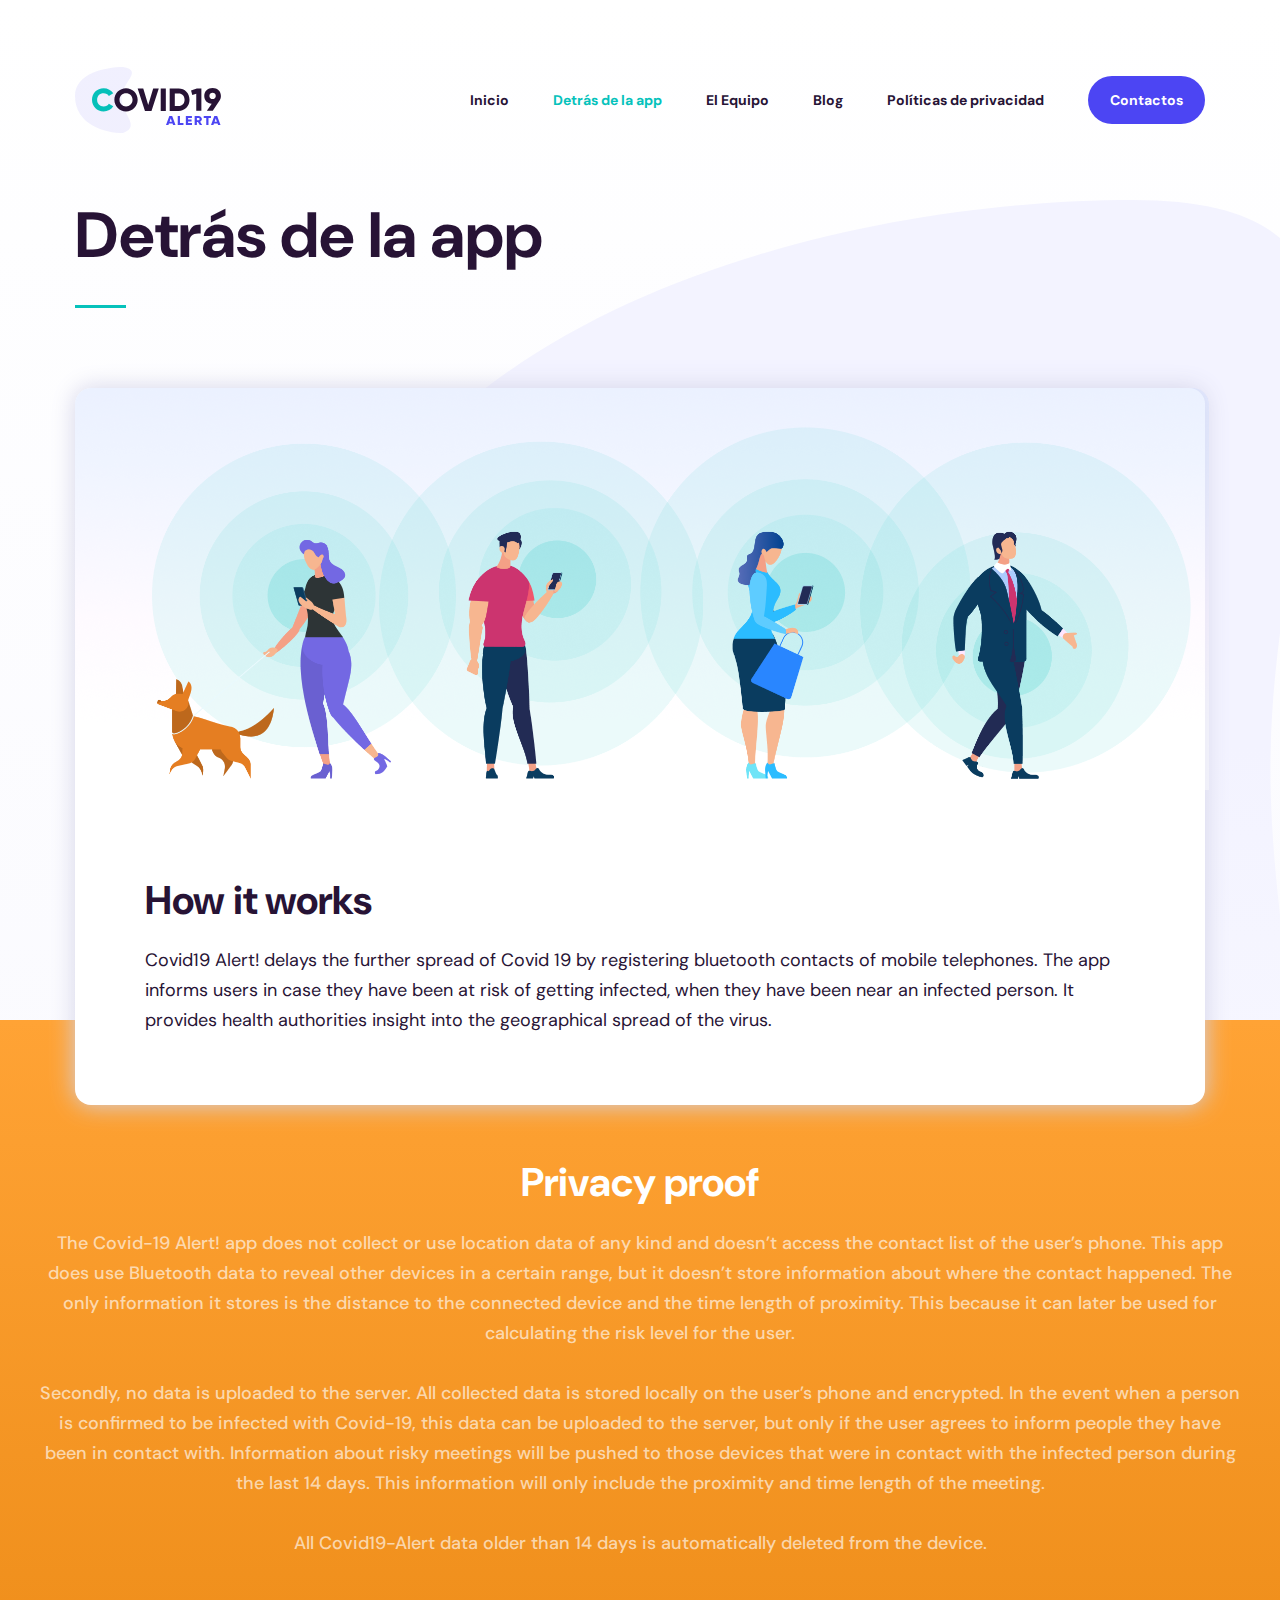
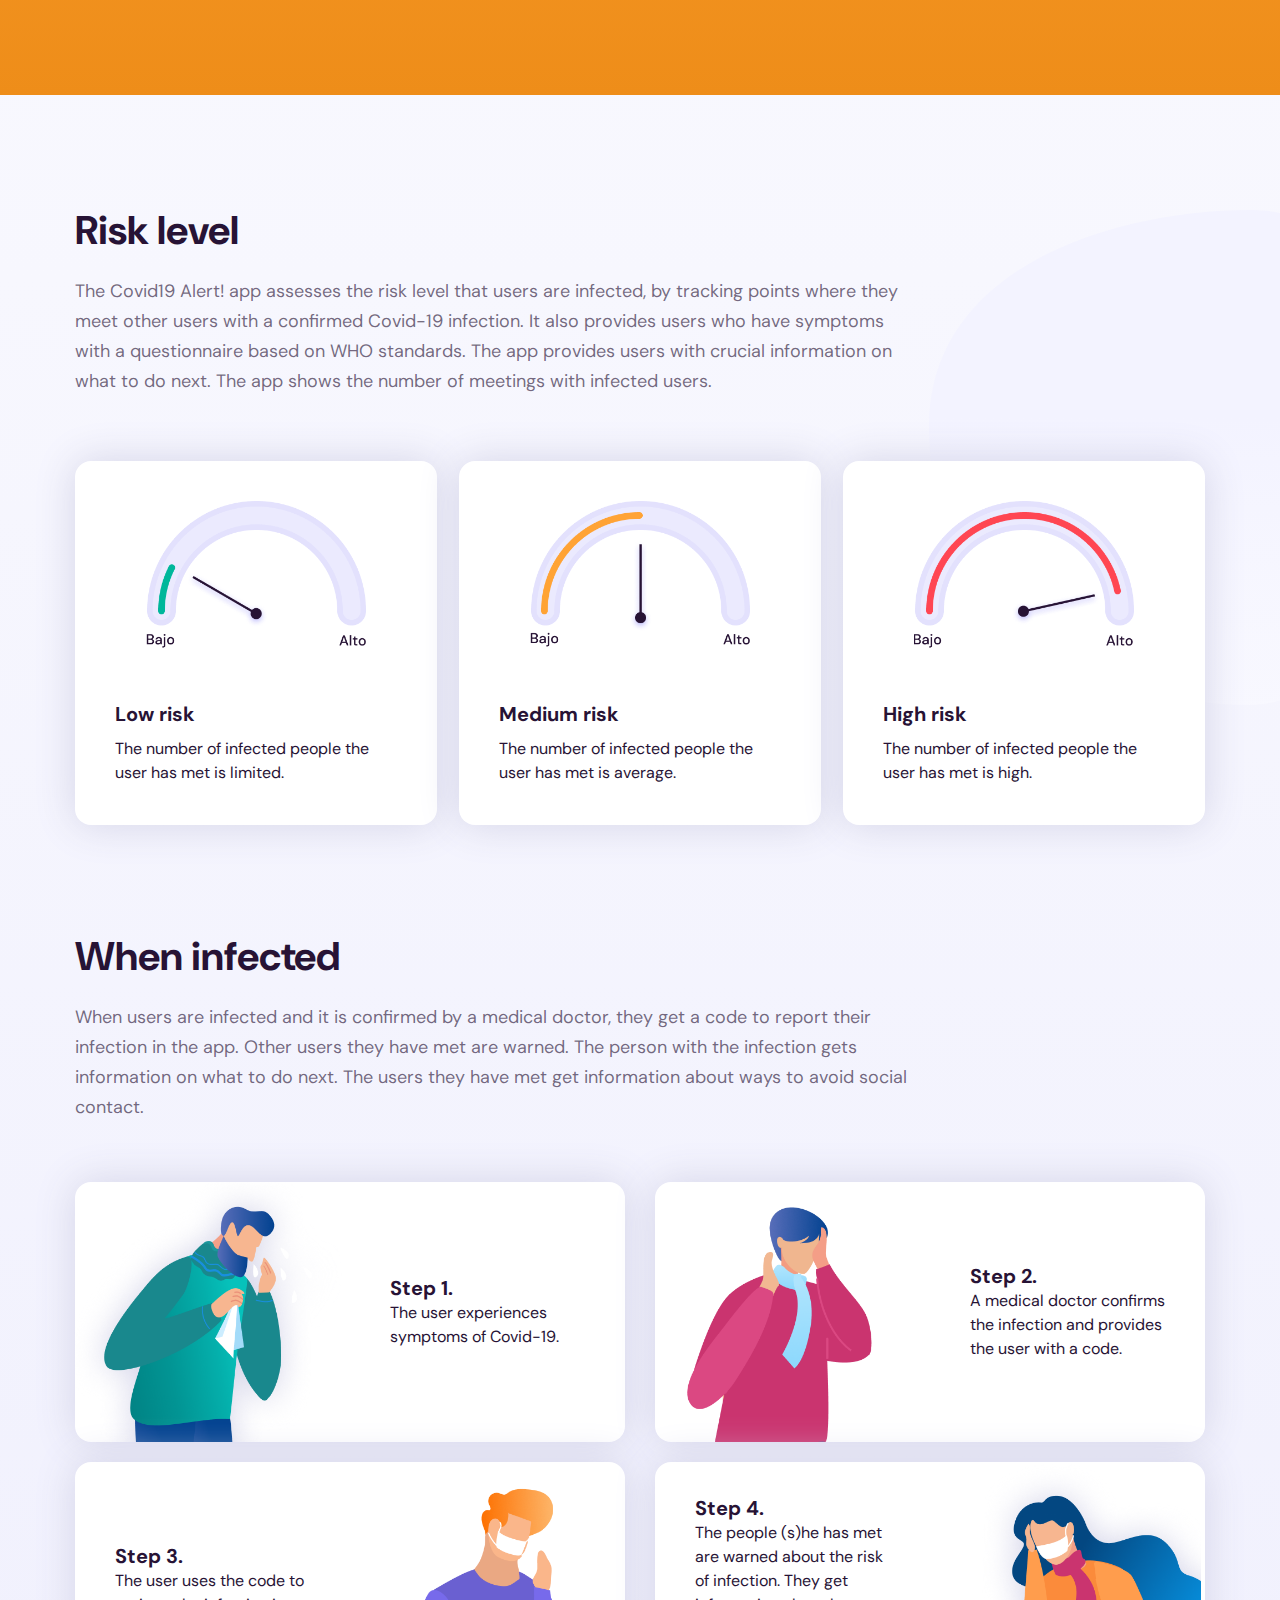
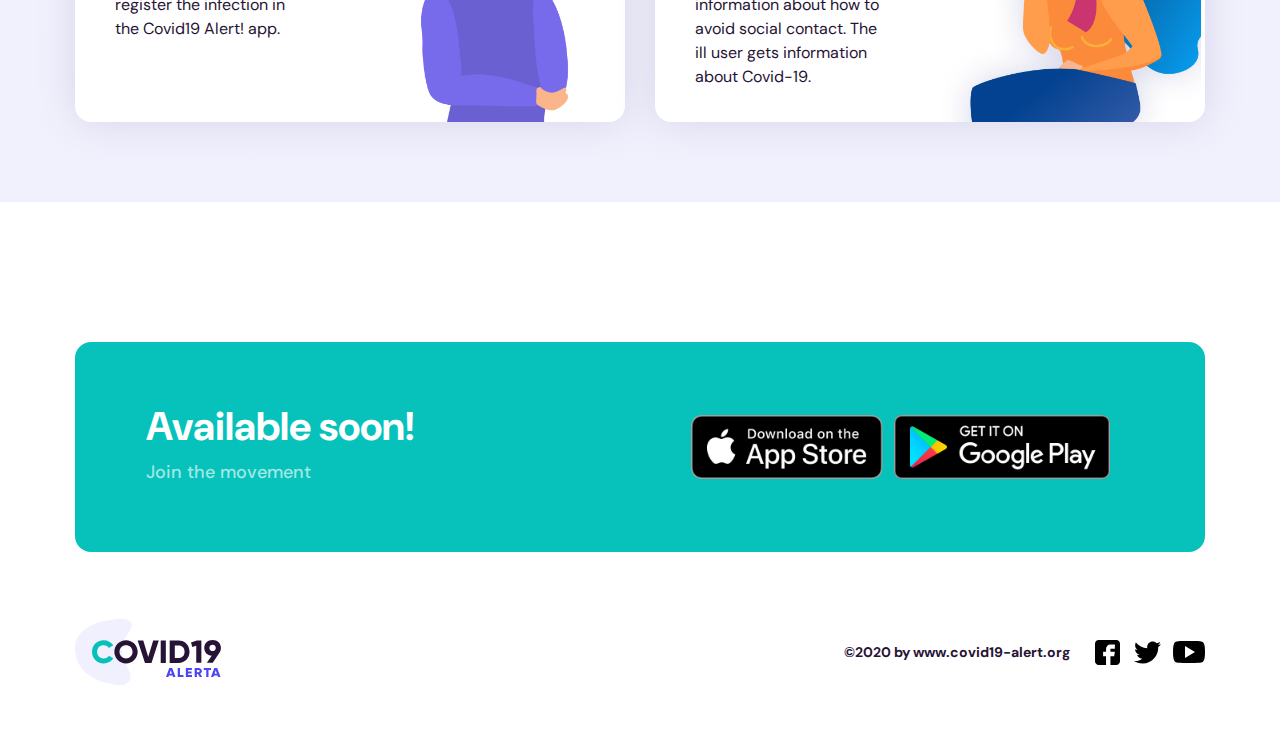
<file: behindTheApp.html>
<html lang="es">

<head>
    <title>COVID-19-ALERT - Detrás de la app</title>
    <meta name="viewport" content="width=device-width, initial-scale=1.0">
    <meta charset="UTF-8">
    <link rel="stylesheet" type="text/css" href="./assets/css/main.css">
    <link href="https://fonts.googleapis.com/css?family=DM+Sans:400,500,700&amp;display=swap&amp;subset=latin-ext"
        rel="stylesheet">
    <link href="https://fonts.googleapis.com/icon?family=Material+Icons" rel="stylesheet">
    <link rel="shortcut icon" type="image/png" href="./favicon.ico">

    <!-- Mail Chimp -->
    <link href="//cdn-images.mailchimp.com/embedcode/classic-10_7.css" rel="stylesheet" type="text/css">
    <style type="text/css">
        #mc_embed_signup {
            background: #fff;
            clear: left;
            font: 14px "DM Sans", sans-serif;
            overflow-y: auto
        }

        /* Add your own Mailchimp form style overrides in your site stylesheet or in this style block.
           We recommend moving this block and the preceding CSS link to the HEAD of your HTML file. */
    </style>
    <style type="text/css">
        #mc-embedded-subscribe-form input[type=checkbox] {
            display: inline;
            width: auto;
        }

        #mergeRow-gdpr {
            margin-top: 20px;
        }

        #mergeRow-gdpr fieldset label {
            font-weight: normal;
        }

        #mc-embedded-subscribe-form .mc_fieldset {
            border: none;
            min-height: 0;
            padding-bottom: 0;
        }

        .av-checkbox {
            margin-right: 5px;
        }
    </style>
    <!-- End Mail Chimp -->

    <!-- Facebook Pixel Code -->
    <script src="https://connect.facebook.net/signals/config/1138758973136110?v=2.9.15&amp;r=stable" async=""></script>
    <script async="" src="https://connect.facebook.net/en_US/fbevents.js"></script>
    <script>
        !function (f, b, e, v, n, t, s) {
            if (f.fbq) return; n = f.fbq = function () {
                n.callMethod ?
                n.callMethod.apply(n, arguments) : n.queue.push(arguments)
            };
            if (!f._fbq) f._fbq = n; n.push = n; n.loaded = !0; n.version = '2.0';
            n.queue = []; t = b.createElement(e); t.async = !0;
            t.src = v; s = b.getElementsByTagName(e)[0];
            s.parentNode.insertBefore(t, s)
        }(window, document, 'script',
            'https://connect.facebook.net/en_US/fbevents.js');
        fbq('init', '1138758973136110');
        fbq('track', 'PageView');
    </script>
    <noscript>
        <img height="1" width="1" src="https://www.facebook.com/tr?id=1138758973136110&ev=PageView
&noscript=1" />
    </noscript>
    <!-- End Facebook Pixel Code -->

    <style type="text/css">
        #mc_embed_signup input.mce_inline_error {
            border-color: #6B0505;
        }

        #mc_embed_signup div.mce_inline_error {
            margin: 0 0 1em 0;
            padding: 5px 10px;
            background-color: #6B0505;
            font-weight: bold;
            z-index: 1;
            color: #fff;
        }
    </style>
</head>

<body style="zoom: 1;">
    <header>
        <div class="mainWidth">
            <nav class="navBar">
                <div class="logo"><a href="./index.html"><img src="./assets/images/logo.svg" alt="Logo"></a></div>
                <div class="hamburger">
                    <div class="hamburgerBar"></div>
                    <div class="hamburgerBar"></div>
                    <div class="hamburgerBar"></div>
                </div>
                <ul class="navList navList--visible">
                    <li class="navItem"><a href="./index.html">Inicio</a></li>
                    <li class="navItem navItem--active"><a href="#">Detrás de la app</a></li>
                    <li class="navItem"><a href="./theTeam.html">El Equipo</a></li>
                    <li class="navItem"><a href="http://www.covid19-alert.eu/blog.html">Blog</a></li>
                    <li class="navItem"><a href="./privacy.html">Pol&iacute;ticas de privacidad</a></li>
                    <li class="navItem"><a class="popup-trigger" data-popup-trigger="two">Contactos</a></li>
                </ul>
            </nav>
        </div>
    </header>
    <section id="subPageHeader" class="subPageHeader-behindTheApp">
        <img class="ellipseBTA" src="./assets/images/Elipse01.svg" alt="background">
        <div class="mainWidth">
            <div class="subPageTitle">
                Detrás de la app
            </div>
            <div class="subPageTitleDecor"></div>
        </div>
    </section>
    <section id="howItWorks">

        <div class="mainWidth">
            <div class="howItWorksContainer">
                <div class="howItWorksImage">
                    <img src="./assets/images/behindTheApp/peopleBehindApp.png">
                </div>
                <div class="howitWorksText">
                    <h2>How it works</h2>
                    <p>Covid19 Alert! delays the further spread of Covid 19 by registering bluetooth contacts of mobile
                        telephones. The app informs users in case they have been at risk of getting infected, when they
                        have been near an infected person. It provides health authorities insight into the geographical
                        spread of the virus. </p>
                </div>
            </div>
        </div>
    </section>
    <section id="gdprProof">
        <div class="gdprBox">
            <div class="gdprMainText">
                Privacy proof
            </div>
            <div class="gdprSubText">
                The Covid-19 Alert! app does not collect or use location data of any kind and doesn’t access the contact
                list of the user’s phone. This app does use Bluetooth data to reveal other devices in a certain range,
                but it doesn’t store information about where the contact happened. The only information it stores is the
                distance to the connected device and the time length of proximity. This because it can later be used for
                calculating the risk level for the user.
                <br><br>
                Secondly, no data is uploaded to the server. All collected data is stored locally on the user’s phone
                and encrypted. In the event when a person is confirmed to be infected with Covid-19, this data can be
                uploaded to the server, but only if the user agrees to inform people they have been in contact with.
                Information about risky meetings will be pushed to those devices that were in contact with the infected
                person during the last 14 days. This information will only include the proximity and time length of the
                meeting.
                <br><br>
                All Covid19-Alert data older than 14 days is automatically deleted from the device.
            </div>
        </div>
    </section>
    <section id="riskLevel">
        <img class="ellipseBTAMedium" src="./assets/images/Elipse01.svg" alt="background">
        <div class="mainWidth">
            <div class="sectionTitle">
                Risk level
            </div>
            <div class="sectionText">
                The Covid19 Alert! app assesses the risk level that users are infected, by tracking points where they
                meet other users with a confirmed Covid-19 infection. It also provides users who have symptoms with a
                questionnaire based on WHO standards. The app provides users with crucial information on what to do
                next. The app shows the number of meetings with infected users.

            </div>
            <div class="sectionContentWrapper">
                <div class="sectionContentItem">
                    <div class="sectionContentItemTop">
                        <img class="leftImage" src="./assets/images/behindTheApp/LowRisk@2x.png" alt="low risk indicator">
                    </div>
                    <div class="sectionContentItemTitle">
                        Low risk
                    </div>
                    <div class="sectionContentItemText">
                        The number of infected people the user has met is limited.
                    </div>
                </div>
                <div class="sectionContentItem">
                    <div class="sectionContentItemTop">
                        <div class="sectionContentItemTop">
                            <img class="centerImage" src="./assets/images/behindTheApp/MediumRisk@2x.png"
                                alt="medium risk indicator">
                        </div>
                    </div>
                    <div class="sectionContentItemTitle">
                        Medium risk
                    </div>
                    <div class="sectionContentItemText">
                        The number of infected people the user has met is average.
                    </div>
                </div>
                <div class="sectionContentItem">
                    <div class="sectionContentItemTop">
                        <div class="sectionContentItemTop">
                            <img class="rightImage" src="./assets/images/behindTheApp/HighRisk@2x.png"
                                alt="high risk indicator">
                        </div>
                    </div>
                    <div class="sectionContentItemTitle">
                        High risk
                    </div>
                    <div class="sectionContentItemText">
                        The number of infected people the user has met is high.
                    </div>
                </div>
            </div>
        </div>
    </section>
    <section id="whenInfected">
        <div class="mainWidth">
            <div class="sectionTitle">
                When infected
            </div>
            <div class="sectionText">
                When users are infected and it is confirmed by a medical doctor, they get a code to report their
                infection in the app. Other users they have met are warned. The person with the infection gets
                information on what to do next. The users they have met get information about ways to avoid social
                contact.
            </div>
            <div class="infSectionWrapper">
                <div class="infSectionItem">
                    <div class="infSectionItemImg"><img src="./assets/images/behindTheApp/coughingMan.png"
                            alt="coughing man"></div>
                    <div class="infSectionItemText">
                        <h3>Step 1.</h3>
                        <p><span>The user experiences symptoms of Covid-19. </span></p>
                    </div>
                </div>
                <div class="infSectionItem">
                    <div class="infSectionItemImg"><img src="./assets/images/behindTheApp/illPerson1.png"
                            alt="sneezing person"></div>
                    <div class="infSectionItemText">
                        <h3>Step 2.</h3>
                        <p><span>A medical doctor confirms the infection and provides the user with a code. </span></p>
                    </div>
                </div>
                <div class="infSectionItem">
                    <div class="infSectionItemText">
                        <h3>Step 3.</h3>
                        <p><span>The user uses the code to register the infection in the Covid19 Alert! app. </span></p>
                    </div>
                    <div class="infSectionItemImg"><img src="./assets/images/behindTheApp/maskedMan.png" alt="masked man">
                    </div>
                </div>
                <div class="infSectionItem">
                    <div class="infSectionItemText">
                        <h3>Step 4.</h3>
                        <p><span>The people (s)he has met are warned about the risk of infection. They get information
                                about how to avoid social contact. The ill user gets information about Covid-19. </span>
                        </p>
                    </div>
                    <div class="infSectionItemImg"><img src="./assets/images/behindTheApp/maskedLady.png"
                            alt="masked Lady"></div>
                </div>
            </div>
        </div>
    </section>
    <section id="installApp">
        <div class="mainWidth">
            <div class="installAppBox">
                <div class="installAppLeft">
                    <div class="installAppInfo">
                        Available soon!
                    </div>
                    <div class="installAppText">
                        Join the movement
                    </div>
                </div>
                <div class="installAppRight">
                    <a class="getAppLink popup-trigger" data-popup-trigger="one">
                        <img class="shopButton" src="./assets/images/appStoreIcon.png" alt="app store">
                    </a>
                    <a class="getAppLink popup-trigger" data-popup-trigger="one">
                        <img class="shopButton" src="./assets/images/googlePlayIcon.png" alt="google play">
                    </a>
                </div>
            </div>
        </div>
    </section>

    <footer id="footer">
        <div class="mainWidth">
            <div class="footerBar">
                <div class="footerBarLeft">
                    <img class="footerLogo" src="./assets/images/logo.svg" alt="logo">
                </div>
                <div class="footerBarRight">
                    <div class="footerBarRightInfo">
                        ©2020 by www.covid19-alert.org
                    </div>
                    <div class="socialMediaWrapper">
                        <a href="https://www.facebook.com/Covid19-alert-app-106430717661818/?modal=admin_todo_tour"
                            target="_blank"><img class="socialMediaIcon" src="./assets/images/facebook.svg"
                                alt="facebook"></a>
                        <a href="https://twitter.com/covid19alert1" target="_blank"><img
                                class="socialMediaIcon socialMediaIcon--twitter" src="./assets/images/twitter.svg"
                                alt="twitter"></a>
                        <a href="https://www.youtube.com/channel/UCuG61xFiN3t9Vm_QEl9Uj6A?view_as=subscriber"
                            target="_blank"><img class="socialMediaIcon socialMediaIcon--youtube"
                                src="./assets/images/youtube.svg" alt="youtube"></a>
                    </div>
                </div>
            </div>
        </div>
    </footer>

    <div class="bottomBackground bottomBackground--behindTheApp">

    </div>

    <!--        Pop-Up modal leave e-mail-->
    <div class="body-blackout"></div>
    <div class="popup-modal" data-popup-modal="one">
        <span class="material-icons popup-modal__close">
            cancel
        </span>
        <!--            <h2 class="modalLabel">-->
        <!--                Leave your e-mail to get informed-->
        <!--            </h2>-->

        <!-- Mailchimp Signup Form -->

        <div id="mc_embed_signup">
            <form
                action="https://covid19-alert.us19.list-manage.com/subscribe/post?u=875ce157c2b9405313e20ad16&amp;id=d8f50cf494"
                method="post" id="mc-embedded-subscribe-form" name="mc-embedded-subscribe-form" class="validate"
                target="_blank" novalidate="novalidate">
                <div id="mc_embed_signup_scroll">
                    <h2>Subscribe</h2>
                    <div class="indicates-required"><span class="asterisk">*</span> required</div>
                    <div class="mc-field-group">
                        <label for="mce-MMERGE1">First name </label>
                        <input type="text" value="" name="MMERGE1" class="" id="mce-MMERGE1">
                    </div>
                    <div class="mc-field-group">
                        <label for="mce-MMERGE2">Last name </label>
                        <input type="text" value="" name="MMERGE2" class="" id="mce-MMERGE2">
                    </div>
                    <div class="mc-field-group">
                        <label for="mce-EMAIL">Email address <span class="asterisk">*</span>
                        </label>
                        <input type="email" value="" name="EMAIL" class="required email" id="mce-EMAIL"
                            aria-required="true">
                    </div>
                    <div id="mergeRow-gdpr" class="mergeRow gdpr-mergeRow content__gdprBlock mc-field-group">
                        <div class="content__gdpr">
                            <label><strong>Marketing Permissions</strong></label>
                            <p>Please select all the ways you would like to hear from Covid-19 Alert!:</p>
                            <fieldset class="mc_fieldset gdprRequired mc-field-group" name="interestgroup_field">
                                <label class="checkbox subfield" for="gdpr_93113"><input type="checkbox" id="gdpr_93113"
                                        name="gdpr[93113]" value="Y" class="av-checkbox "><span>Email</span>
                                </label><label class="checkbox subfield" for="gdpr_93117"><input type="checkbox"
                                        id="gdpr_93117" name="gdpr[93117]" value="Y" class="av-checkbox "><span>Direct
                                        Mail</span> </label><label class="checkbox subfield" for="gdpr_93121"><input
                                        type="checkbox" id="gdpr_93121" name="gdpr[93121]" value="Y"
                                        class="av-checkbox "><span>Customized Online Advertising</span> </label>
                            </fieldset>
                            <br>
                            <p style="font-size: 12px">You can unsubscribe at any time by clicking the link in the
                                footer of our emails. For information about our privacy practices, please check our <a
                                    href="./privacy.html" target="_blank">Pol&iacute;ticas de privacidad</a>.</p>
                        </div>
                        <br>
                        <div class="content__gdprLegal">
                            <p style="font-size: 12px">We use Mailchimp as our marketing platform. By clicking below to
                                subscribe, you acknowledge that your information will be transferred to Mailchimp for
                                processing. </p>
                            <a style="font-size: 12px" href="https://mailchimp.com/legal/" target="_blank">Learn more
                                about Mailchimp's privacy practices here.</a>
                        </div>
                    </div>
                    <div id="mce-responses" class="clear">
                        <div class="response" id="mce-error-response" style="display:none"></div>
                        <div class="response" id="mce-success-response" style="display:none"></div>
                    </div>
                    <!-- real people should not fill this in and expect good things - do not remove this or risk form bot signups-->
                    <div style="position: absolute; left: -5000px;" aria-hidden="true"><input type="text"
                            name="b_875ce157c2b9405313e20ad16_d8f50cf494" tabindex="-1" value=""></div>
                    <div style="text-align: center; margin-top: 15px;" class="clear"><input type="submit"
                            value="Subscribe" name="subscribe" id="mc-embedded-subscribe" class="button"></div>
                </div>
            </form>
        </div>
        <script type="text/javascript" src="//s3.amazonaws.com/downloads.mailchimp.com/js/mc-validate.js"></script>
        <script
            type="text/javascript">(function ($) { window.fnames = new Array(); window.ftypes = new Array(); fnames[1] = 'MMERGE1'; ftypes[1] = 'text'; fnames[2] = 'MMERGE2'; ftypes[2] = 'text'; fnames[0] = 'EMAIL'; ftypes[0] = 'email'; }(jQuery)); var $mcj = jQuery.noConflict(true);</script>

        <!--End mc_embed_signup-->
    </div>

    <!--        Pop-Up modal contact-->
    <div class="body-blackout"></div>
    <div class="popup-modal" data-popup-modal="two">
        <span class="material-icons popup-modal__close">
            cancel
        </span>
        <h2 class="modalLabel">
            Contactos
        </h2>
        <div class="modalContent">
            <div class="modalTile">
                <img class="modalTileImage" src="./assets/images/people/wouter_van_hecke.jpg" alt="team member">
                <div class="modalTileInfo">
                    <div class="modalTileInfoItem--bold">
                        Wouter van Hecke
                    </div>
                    <div class="modalTileInfoItem">
                        <span class="material-icons contactIcon">
                            phone
                        </span>
                        +32 473 863 185
                    </div>
                    <div class="modalTileInfoItem">
                        <span class="material-icons contactIcon">
                            alternate_email
                        </span>
                        <a href="mailto: wouter@covid19-alert.org">wouter@covid19-alert.org</a>
                    </div>
                </div>
            </div>
            <div class="modalTile">
                <img class="modalTileImage" src="./assets/images/people/sander_de_vries.jpg" alt="team member">
                <div class="modalTileInfo">
                    <div class="modalTileInfoItem--bold">
                        Sander de Vries
                    </div>
                    <div class="modalTileInfoItem">
                        <span class="material-icons contactIcon">
                            phone
                        </span>
                        +48 532 840 745
                    </div>
                    <div class="modalTileInfoItem">
                        <span class="material-icons contactIcon">
                            alternate_email
                        </span>
                        <a href="mailto: admin@covid19-alert.org">admin@covid19-alert.org</a>
                    </div>
                </div>
            </div>
        </div>
    </div>
    <!-- Scripts -->
    <!--        <script src="../js/detects.js"></script>-->
    <!--        <script src="../js/another-file.js"></script>-->
    <!--        <script src="../js/_matches.polyfill.js"></script>-->
    <script src="./assets/js/main.js" type="text/javascript"></script>


</body>

</html>
</file>
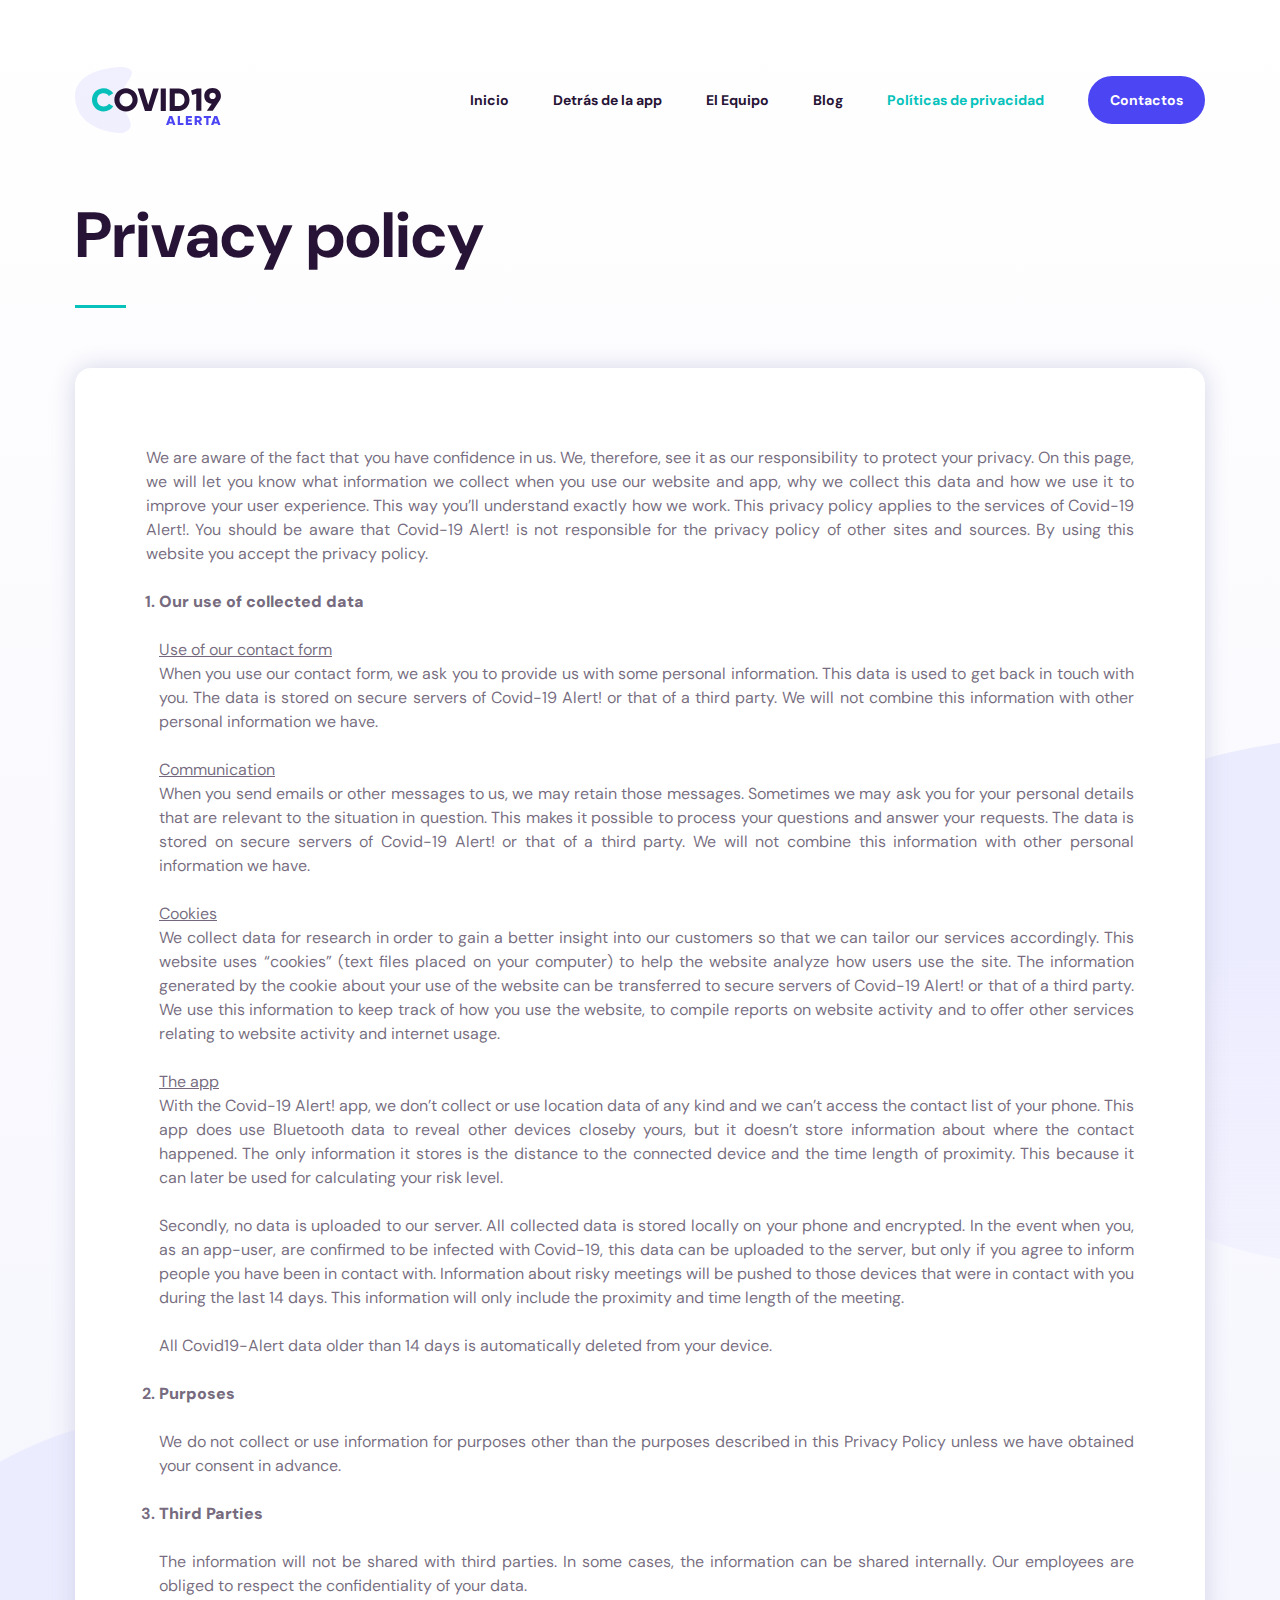
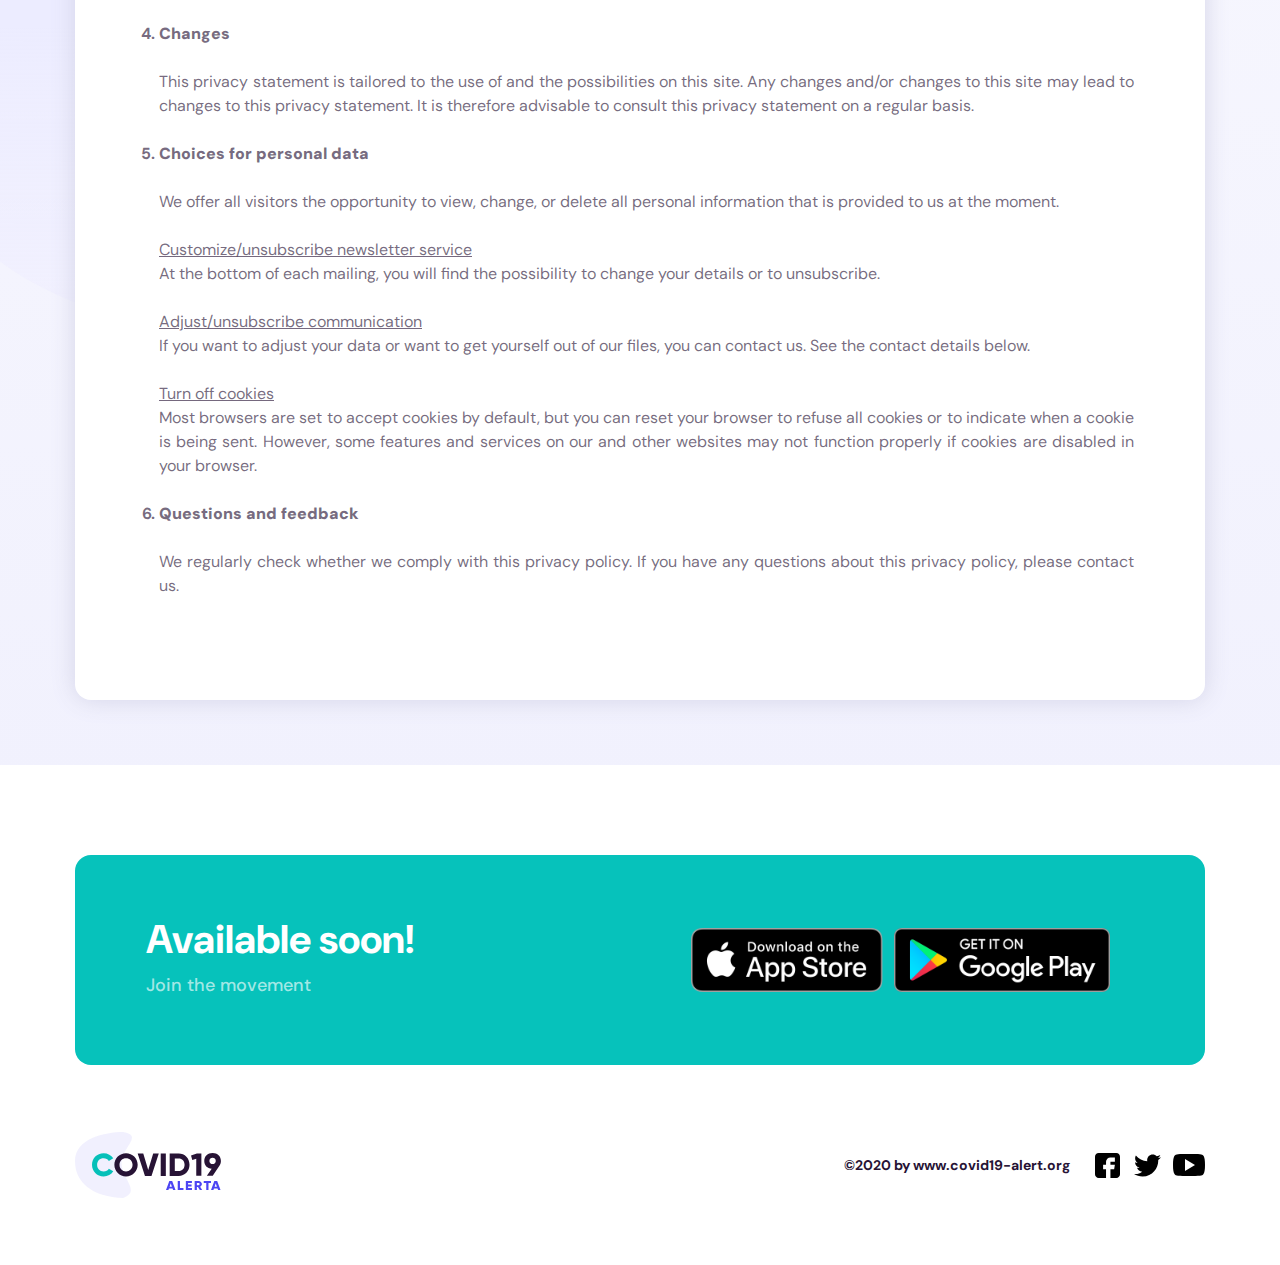
<file: privacy.html>
<html lang="es">

<head>
    <title>COVID-19-ALERT - Blog</title>
    <meta name="viewport" content="width=device-width, initial-scale=1.0">
    <meta charset="UTF-8">
    <link rel="stylesheet" type="text/css" href="./assets/css/main.css">
    <link href="https://fonts.googleapis.com/css?family=DM+Sans:400,500,700&amp;display=swap&amp;subset=latin-ext"
        rel="stylesheet">
    <link href="https://fonts.googleapis.com/icon?family=Material+Icons" rel="stylesheet">
    <link rel="shortcut icon" type="image/png" href="./favicon.ico">

    <!-- Mail Chimp -->
    <link href="//cdn-images.mailchimp.com/embedcode/classic-10_7.css" rel="stylesheet" type="text/css">
    <style type="text/css">
        #mc_embed_signup {
            background: #fff;
            clear: left;
            font: 14px "DM Sans", sans-serif;
            overflow-y: auto
        }

        /* Add your own Mailchimp form style overrides in your site stylesheet or in this style block.
           We recommend moving this block and the preceding CSS link to the HEAD of your HTML file. */
    </style>
    <style type="text/css">
        #mc-embedded-subscribe-form input[type=checkbox] {
            display: inline;
            width: auto;
        }

        #mergeRow-gdpr {
            margin-top: 20px;
        }

        #mergeRow-gdpr fieldset label {
            font-weight: normal;
        }

        #mc-embedded-subscribe-form .mc_fieldset {
            border: none;
            min-height: 0;
            padding-bottom: 0;
        }

        .av-checkbox {
            margin-right: 5px;
        }
    </style>
    <!-- End Mail Chimp -->

    <!-- Facebook Pixel Code -->
    <script src="https://connect.facebook.net/signals/config/1138758973136110?v=2.9.15&amp;r=stable" async=""></script>
    <script async="" src="https://connect.facebook.net/en_US/fbevents.js"></script>
    <script>
        !function (f, b, e, v, n, t, s) {
            if (f.fbq) return; n = f.fbq = function () {
                n.callMethod ?
                n.callMethod.apply(n, arguments) : n.queue.push(arguments)
            };
            if (!f._fbq) f._fbq = n; n.push = n; n.loaded = !0; n.version = '2.0';
            n.queue = []; t = b.createElement(e); t.async = !0;
            t.src = v; s = b.getElementsByTagName(e)[0];
            s.parentNode.insertBefore(t, s)
        }(window, document, 'script',
            'https://connect.facebook.net/en_US/fbevents.js');
        fbq('init', '1138758973136110');
        fbq('track', 'PageView');
    </script>
    <noscript>
        <img height="1" width="1" src="https://www.facebook.com/tr?id=1138758973136110&ev=PageView
&noscript=1" />
    </noscript>
    <!-- End Facebook Pixel Code -->

    <style type="text/css">
        #mc_embed_signup input.mce_inline_error {
            border-color: #6B0505;
        }

        #mc_embed_signup div.mce_inline_error {
            margin: 0 0 1em 0;
            padding: 5px 10px;
            background-color: #6B0505;
            font-weight: bold;
            z-index: 1;
            color: #fff;
        }
    </style>
</head>

<body style="zoom: 1;">
    <header>
        <div class="mainWidth">
            <nav class="navBar">
                <div class="logo"><a href="./index.html"><img src="./assets/images/logo.svg" alt="Logo"></a></div>
                <div class="hamburger">
                    <div class="hamburgerBar"></div>
                    <div class="hamburgerBar"></div>
                    <div class="hamburgerBar"></div>
                </div>
                <ul class="navList navList--visible">
                    <li class="navItem"><a href="./index.html">Inicio</a></li>
                    <li class="navItem"><a href="./behindTheApp.html">Detrás de la app</a></li>
                    <li class="navItem"><a href="./theTeam.html">El Equipo</a></li>
                    <li class="navItem"><a href="http://www.covid19-alert.eu/blog.html">Blog</a></li>
                    <li class="navItem navItem--active"><a href="#">Pol&iacute;ticas de privacidad</a></li>
                    <li class="navItem"><a class="popup-trigger" data-popup-trigger="two">Contactos</a></li>
                </ul>
            </nav>
        </div>
    </header>

    <section id="subPageHeader">
        <div class="mainWidth">
            <div class="subPageTitle">
                Privacy policy
            </div>
            <div class="subPageTitleDecor"></div>
        </div>
    </section>

    <section id="privacy">
        <div class="mainWidth">
            <div class="privacyArticles">

                <article class="privacyArticle">
                    <!--                        <div class='privacyArticleHeader'>-->
                    <!--                            -->
                    <!--                        </div>-->
                    <div class="privacyArticleText">
                        <p>We are aware of the fact that you have confidence in us. We, therefore, see it as our
                            responsibility to protect your privacy. On this page, we will let you know what information
                            we collect when you use our website and app, why we collect this data and how we use it to
                            improve your user experience. This way you’ll understand exactly how we work. This privacy
                            policy applies to the services of Covid-19 Alert!. You should be aware that Covid-19 Alert!
                            is not responsible for the privacy policy of other sites and sources. By using this website
                            you accept the privacy policy.</p>
                        <br>
                        <ol class="privacyArticleList">
                            <li>
                                <strong>Our use of collected data</strong>
                                <br><br>

                                <p><u>Use of our contact form</u></p>
                                <p>When you use our contact form, we ask you to provide us with some personal
                                    information. This data is used to get back in touch with you. The data is stored on
                                    secure servers of Covid-19 Alert! or that of a third party. We will not combine this
                                    information with other personal information we have.</p>
                                <br>

                                <p><u>Communication</u></p>
                                <p>When you send emails or other messages to us, we may retain those messages. Sometimes
                                    we may ask you for your personal details that are relevant to the situation in
                                    question. This makes it possible to process your questions and answer your requests.
                                    The data is stored on secure servers of Covid-19 Alert! or that of a third party. We
                                    will not combine this information with other personal information we have.</p>
                                <br>

                                <p><u>Cookies</u></p>
                                <p>We collect data for research in order to gain a better insight into our customers so
                                    that we can tailor our services accordingly. This website uses “cookies” (text files
                                    placed on your computer) to help the website analyze how users use the site. The
                                    information generated by the cookie about your use of the website can be transferred
                                    to secure servers of Covid-19 Alert! or that of a third party. We use this
                                    information to keep track of how you use the website, to compile reports on website
                                    activity and to offer other services relating to website activity and internet
                                    usage.</p>
                                <br>

                                <p><u>The app</u></p>
                                <p>With the Covid-19 Alert! app, we don’t collect or use location data of any kind and
                                    we can’t access the contact list of your phone. This app does use Bluetooth data to
                                    reveal other devices closeby yours, but it doesn’t store information about where the
                                    contact happened. The only information it stores is the distance to the connected
                                    device and the time length of proximity. This because it can later be used for
                                    calculating your risk level.</p>
                                <br>

                                <p>Secondly, no data is uploaded to our server. All collected data is stored locally on
                                    your phone and encrypted. In the event when you, as an app-user, are confirmed to be
                                    infected with Covid-19, this data can be uploaded to the server, but only if you
                                    agree to inform people you have been in contact with. Information about risky
                                    meetings will be pushed to those devices that were in contact with you during the
                                    last 14 days. This information will only include the proximity and time length of
                                    the meeting.</p>
                                <br>

                                <p>All Covid19-Alert data older than 14 days is automatically deleted from your device.
                                </p>
                            </li>

                            <li>
                                <strong>Purposes</strong>
                                <br><br>
                                <p>We do not collect or use information for purposes other than the purposes described
                                    in this Privacy Policy unless we have obtained your consent in advance.</p>
                            </li>

                            <li>
                                <strong>Third Parties</strong>
                                <br><br>
                                <p>The information will not be shared with third parties. In some cases, the information
                                    can be shared internally. Our employees are obliged to respect the confidentiality
                                    of your data.</p>
                            </li>

                            <li>
                                <strong>Changes</strong>
                                <br><br>
                                <p>This privacy statement is tailored to the use of and the possibilities on this site.
                                    Any changes and/or changes to this site may lead to changes to this privacy
                                    statement. It is therefore advisable to consult this privacy statement on a regular
                                    basis.</p>
                            </li>

                            <li>
                                <strong>Choices for personal data</strong>
                                <br><br>
                                <p>We offer all visitors the opportunity to view, change, or delete all personal
                                    information that is provided to us at the moment.</p>
                                <br>

                                <p><u>Customize/unsubscribe newsletter service</u></p>
                                <p>At the bottom of each mailing, you will find the possibility to change your details
                                    or to unsubscribe.</p>
                                <br>

                                <p><u>Adjust/unsubscribe communication</u></p>
                                <p>If you want to adjust your data or want to get yourself out of our files, you can
                                    contact us. See the contact details below.</p>
                                <br>

                                <p><u>Turn off cookies</u></p>
                                <p>Most browsers are set to accept cookies by default, but you can reset your browser to
                                    refuse all cookies or to indicate when a cookie is being sent. However, some
                                    features and services on our and other websites may not function properly if cookies
                                    are disabled in your browser.</p>
                            </li>

                            <li>
                                <strong>Questions and feedback</strong>
                                <br><br>
                                <p>We regularly check whether we comply with this privacy policy. If you have any
                                    questions about this privacy policy, please contact us.</p>
                                <!--                                    <br/>-->
                                <!--                                    <p>-->
                                <!--                                        Name enterprise <br/>-->
                                <!--                                        Address <br/>-->
                                <!--                                        Phone number <br/>-->
                                <!--                                        Email address <br/>-->
                                <!--                                    </p>-->
                            </li>
                        </ol>
                    </div>
                    <img src="assets/images/ellipse@2x.svg" alt="ellipse decor" class="ellipse ellipseRight">
                    <img src="assets/images/ellipse@2x.svg" alt="ellipse decor" class="ellipse ellipseLeft">
                </article>
            </div>
        </div>
    </section>

    <section id="installApp">
        <div class="mainWidth">
            <div class="installAppBox">
                <div class="installAppLeft">
                    <div class="installAppInfo">
                        Available soon!
                    </div>
                    <div class="installAppText">
                        Join the movement
                    </div>
                </div>
                <div class="installAppRight">
                    <a class="getAppLink popup-trigger" data-popup-trigger="one">
                        <img class="shopButton" src="assets/images/appStoreIcon.png" alt="app store">
                    </a>
                    <a class="getAppLink popup-trigger" data-popup-trigger="one">
                        <img class="shopButton" src="assets/images/googlePlayIcon.png" alt="google play">
                    </a>
                </div>
            </div>
        </div>
    </section>

    <footer id="footer">
        <div class="mainWidth">
            <div class="footerBar">
                <div class="footerBarLeft">
                    <img class="footerLogo" src="assets/images/logo.svg" alt="logo">
                </div>
                <div class="footerBarRight">
                    <div class="footerBarRightInfo">
                        ©2020 by www.covid19-alert.org
                    </div>
                    <div class="socialMediaWrapper">
                        <a href="https://www.facebook.com/Covid19-alert-app-106430717661818/?modal=admin_todo_tour"
                            target="_blank"><img class="socialMediaIcon" src="assets/images/facebook.svg"
                                alt="facebook"></a>
                        <a href="https://twitter.com/covid19alert1" target="_blank"><img
                                class="socialMediaIcon socialMediaIcon--twitter" src="assets/images/twitter.svg"
                                alt="twitter"></a>
                        <a href="https://www.youtube.com/channel/UCuG61xFiN3t9Vm_QEl9Uj6A?view_as=subscriber"
                            target="_blank"><img class="socialMediaIcon socialMediaIcon--youtube"
                                src="assets/images/youtube.svg" alt="youtube"></a>
                    </div>
                </div>
            </div>
        </div>
    </footer>

    <div class="bottomBackground bottomBackground--privacy">

    </div>
    <!--        Pop-Up modal leave e-mail-->
    <div class="body-blackout"></div>
    <div class="popup-modal" data-popup-modal="one">
        <span class="material-icons popup-modal__close">
            cancel
        </span>
        <!--            <h2 class="modalLabel">-->
        <!--                Leave your e-mail to get informed-->
        <!--            </h2>-->

        <!-- Mailchimp Signup Form -->

        <div id="mc_embed_signup">
            <form
                action="https://covid19-alert.us19.list-manage.com/subscribe/post?u=875ce157c2b9405313e20ad16&amp;id=d8f50cf494"
                method="post" id="mc-embedded-subscribe-form" name="mc-embedded-subscribe-form" class="validate"
                target="_blank" novalidate="novalidate">
                <div id="mc_embed_signup_scroll">
                    <h2>Subscribe</h2>
                    <div class="indicates-required"><span class="asterisk">*</span> required</div>
                    <div class="mc-field-group">
                        <label for="mce-MMERGE1">First name </label>
                        <input type="text" value="" name="MMERGE1" class="" id="mce-MMERGE1">
                    </div>
                    <div class="mc-field-group">
                        <label for="mce-MMERGE2">Last name </label>
                        <input type="text" value="" name="MMERGE2" class="" id="mce-MMERGE2">
                    </div>
                    <div class="mc-field-group">
                        <label for="mce-EMAIL">Email address <span class="asterisk">*</span>
                        </label>
                        <input type="email" value="" name="EMAIL" class="required email" id="mce-EMAIL"
                            aria-required="true">
                    </div>
                    <div id="mergeRow-gdpr" class="mergeRow gdpr-mergeRow content__gdprBlock mc-field-group">
                        <div class="content__gdpr">
                            <label><strong>Marketing Permissions</strong></label>
                            <p>Please select all the ways you would like to hear from Covid-19 Alert!:</p>
                            <fieldset class="mc_fieldset gdprRequired mc-field-group" name="interestgroup_field">
                                <label class="checkbox subfield" for="gdpr_93113"><input type="checkbox" id="gdpr_93113"
                                        name="gdpr[93113]" value="Y" class="av-checkbox "><span>Email</span>
                                </label><label class="checkbox subfield" for="gdpr_93117"><input type="checkbox"
                                        id="gdpr_93117" name="gdpr[93117]" value="Y" class="av-checkbox "><span>Direct
                                        Mail</span> </label><label class="checkbox subfield" for="gdpr_93121"><input
                                        type="checkbox" id="gdpr_93121" name="gdpr[93121]" value="Y"
                                        class="av-checkbox "><span>Customized Online Advertising</span> </label>
                            </fieldset>
                            <br>
                            <p style="font-size: 12px">You can unsubscribe at any time by clicking the link in the
                                footer of our emails. For information about our privacy practices, please check our <a
                                    href="./privacy.html" target="_blank">Pol&iacute;ticas de privacidad</a>.</p>
                        </div>
                        <br>
                        <div class="content__gdprLegal">
                            <p style="font-size: 12px">We use Mailchimp as our marketing platform. By clicking below to
                                subscribe, you acknowledge that your information will be transferred to Mailchimp for
                                processing. </p>
                            <a style="font-size: 12px" href="https://mailchimp.com/legal/" target="_blank">Learn more
                                about Mailchimp's privacy practices here.</a>
                        </div>
                    </div>
                    <div id="mce-responses" class="clear">
                        <div class="response" id="mce-error-response" style="display:none"></div>
                        <div class="response" id="mce-success-response" style="display:none"></div>
                    </div>
                    <!-- real people should not fill this in and expect good things - do not remove this or risk form bot signups-->
                    <div style="position: absolute; left: -5000px;" aria-hidden="true"><input type="text"
                            name="b_875ce157c2b9405313e20ad16_d8f50cf494" tabindex="-1" value=""></div>
                    <div style="text-align: center; margin-top: 15px;" class="clear"><input type="submit"
                            value="Subscribe" name="subscribe" id="mc-embedded-subscribe" class="button"></div>
                </div>
            </form>
        </div>
        <script type="text/javascript" src="//s3.amazonaws.com/downloads.mailchimp.com/js/mc-validate.js"></script>
        <script
            type="text/javascript">(function ($) { window.fnames = new Array(); window.ftypes = new Array(); fnames[1] = 'MMERGE1'; ftypes[1] = 'text'; fnames[2] = 'MMERGE2'; ftypes[2] = 'text'; fnames[0] = 'EMAIL'; ftypes[0] = 'email'; }(jQuery)); var $mcj = jQuery.noConflict(true);</script>

        <!--End mc_embed_signup-->
    </div>

    <!--        Pop-Up modal contact-->
    <div class="body-blackout"></div>
    <div class="popup-modal" data-popup-modal="two">
        <span class="material-icons popup-modal__close">
            cancel
        </span>
        <h2 class="modalLabel">
            Contactos
        </h2>
        <div class="modalContent">
            <div class="modalTile">
                <img class="modalTileImage" src="./assets/images/people/wouter_van_hecke.jpg" alt="team member">
                <div class="modalTileInfo">
                    <div class="modalTileInfoItem--bold">
                        Wouter van Hecke
                    </div>
                    <div class="modalTileInfoItem">
                        <span class="material-icons contactIcon">
                            phone
                        </span>
                        +32 473 863 185
                    </div>
                    <div class="modalTileInfoItem">
                        <span class="material-icons contactIcon">
                            alternate_email
                        </span>
                        <a href="mailto: wouter@covid19-alert.org">wouter@covid19-alert.org</a>
                    </div>
                </div>
            </div>
            <div class="modalTile">
                <img class="modalTileImage" src="./assets/images/people/sander_de_vries.jpg" alt="team member">
                <div class="modalTileInfo">
                    <div class="modalTileInfoItem--bold">
                        Sander de Vries
                    </div>
                    <div class="modalTileInfoItem">
                        <span class="material-icons contactIcon">
                            phone
                        </span>
                        +48 532 840 745
                    </div>
                    <div class="modalTileInfoItem">
                        <span class="material-icons contactIcon">
                            alternate_email
                        </span>
                        <a href="mailto: admin@covid19-alert.org">admin@covid19-alert.org</a>
                    </div>
                </div>
            </div>
        </div>
    </div>
    <!-- Scripts -->
    <!--        <script src="../js/detects.js"></script>-->
    <!--        <script src="../js/another-file.js"></script>-->
    <!--        <script src="../js/_matches.polyfill.js"></script>-->
    <script src="./assets/js/main.js" type="text/javascript"></script>


</body>

</html>
</file>
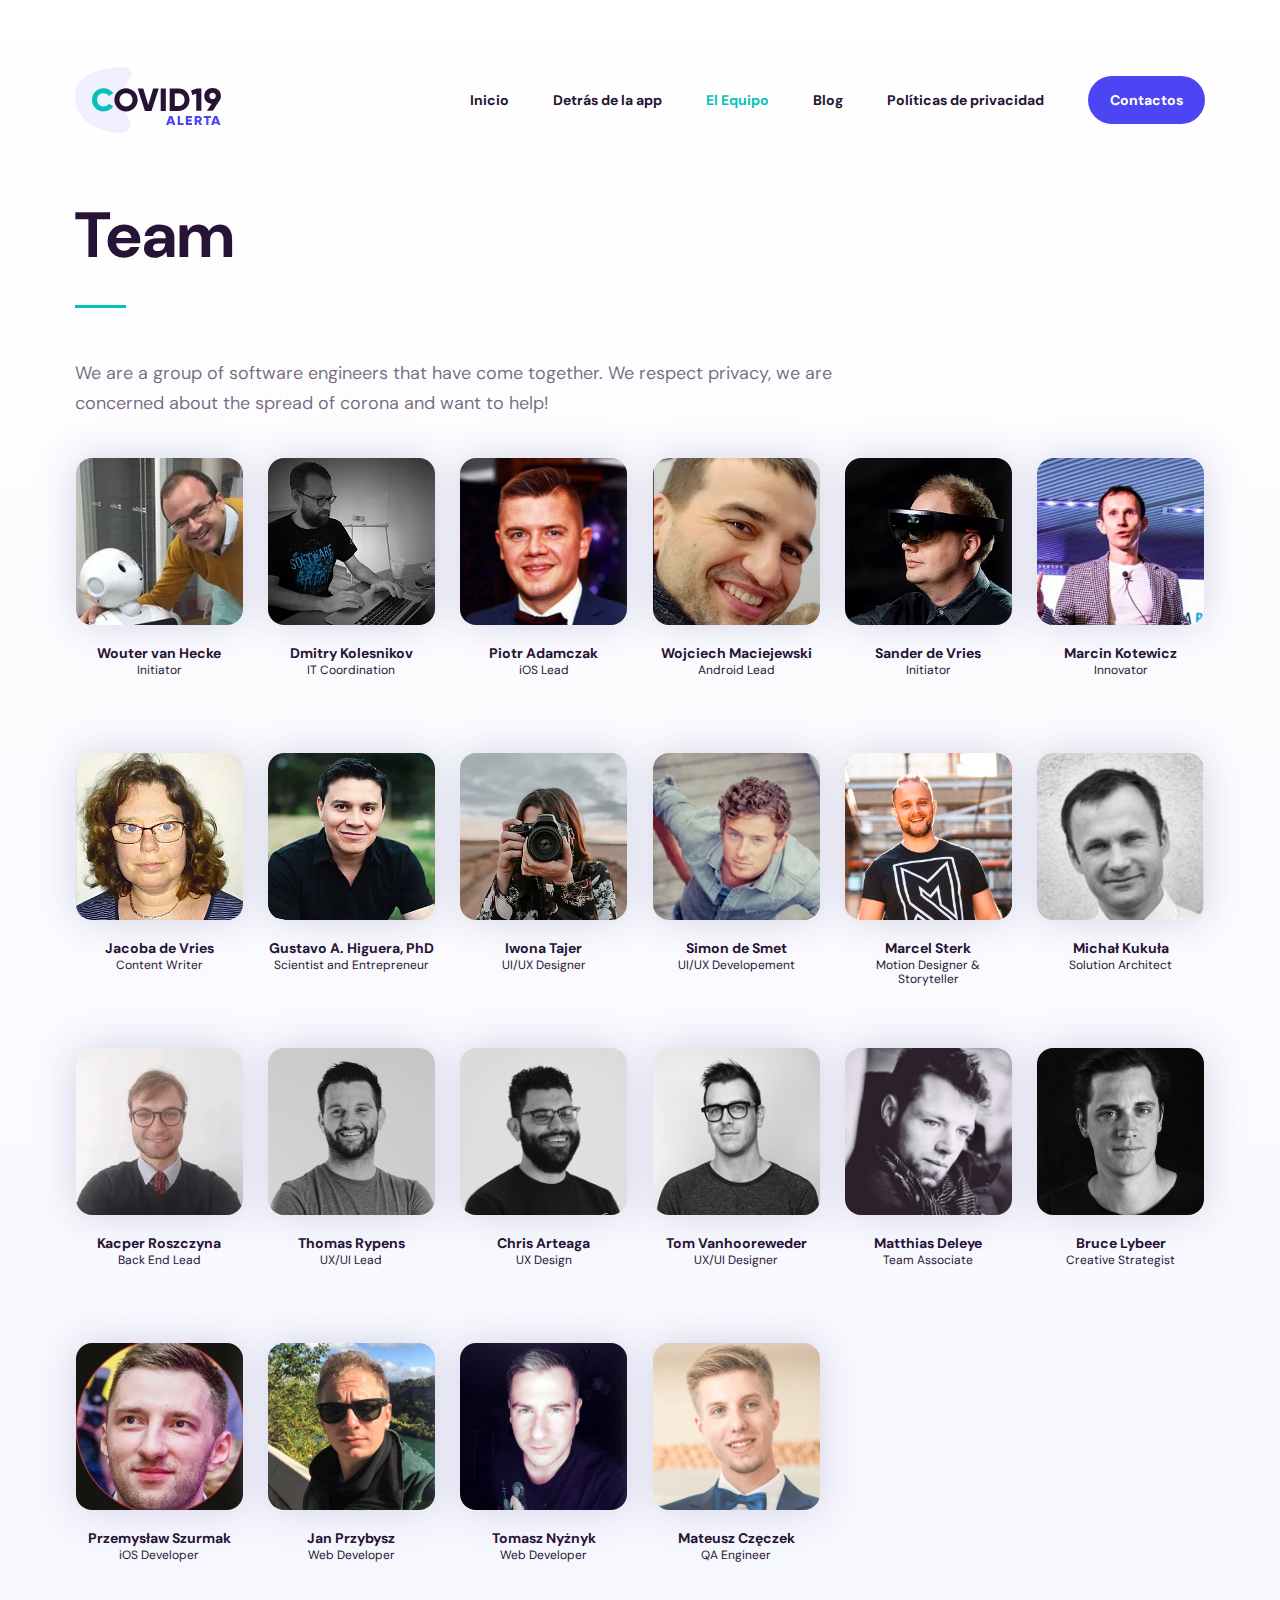
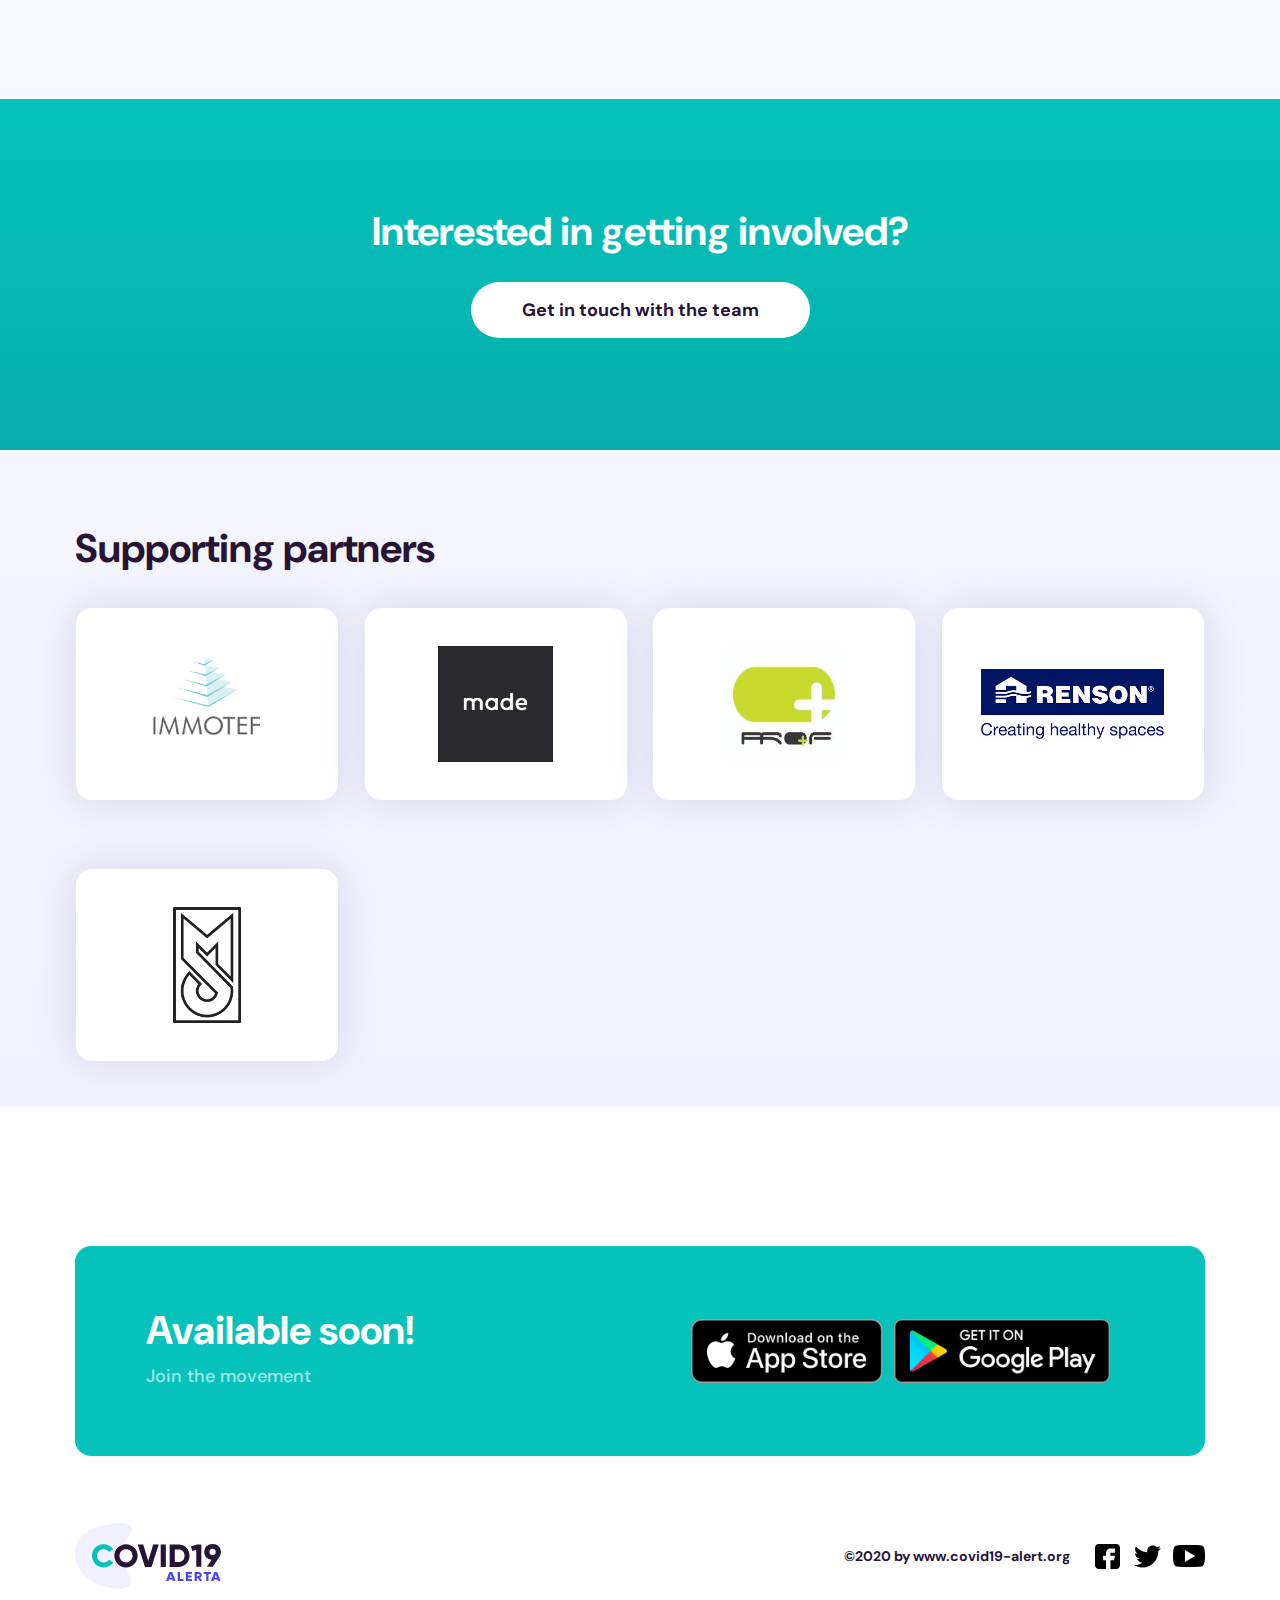
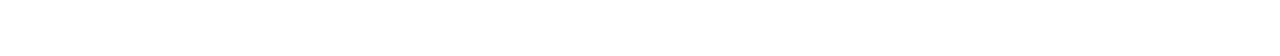
<file: theTeam.html>
<html lang="es">
    <head>
	<title>COVID-19-ALERT - El Equipo</title>
    <meta name="viewport" content="width=device-width, initial-scale=1.0">
    <meta charset="UTF-8">
	<link rel="stylesheet" type="text/css" href="./assets/css/main.css">
	<link href="https://fonts.googleapis.com/css?family=DM+Sans:400,500,700&amp;display=swap&amp;subset=latin-ext" rel="stylesheet">
    <link href="https://fonts.googleapis.com/icon?family=Material+Icons" rel="stylesheet">
    <link rel="shortcut icon" type="image/png" href="./favicon.ico">

    <!-- Mail Chimp -->
    <link href="//cdn-images.mailchimp.com/embedcode/classic-10_7.css" rel="stylesheet" type="text/css">
    <style type="text/css">
        #mc_embed_signup{background:#fff; clear:left; font:14px "DM Sans",sans-serif; overflow-y: auto}
        /* Add your own Mailchimp form style overrides in your site stylesheet or in this style block.
           We recommend moving this block and the preceding CSS link to the HEAD of your HTML file. */
    </style>
    <style type="text/css">
        #mc-embedded-subscribe-form input[type=checkbox]{display: inline; width: auto;}
        #mergeRow-gdpr {margin-top: 20px;}
        #mergeRow-gdpr fieldset label {font-weight: normal;}
        #mc-embedded-subscribe-form .mc_fieldset{border:none;min-height: 0;padding-bottom:0;}
        .av-checkbox {margin-right: 5px;}
    </style>
    <!-- End Mail Chimp -->

    <!-- Facebook Pixel Code -->
    <script src="https://connect.facebook.net/signals/config/1138758973136110?v=2.9.15&amp;r=stable" async=""></script><script async="" src="https://connect.facebook.net/en_US/fbevents.js"></script><script>
        !function(f,b,e,v,n,t,s)
        {if(f.fbq)return;n=f.fbq=function(){n.callMethod?
            n.callMethod.apply(n,arguments):n.queue.push(arguments)};
            if(!f._fbq)f._fbq=n;n.push=n;n.loaded=!0;n.version='2.0';
            n.queue=[];t=b.createElement(e);t.async=!0;
            t.src=v;s=b.getElementsByTagName(e)[0];
            s.parentNode.insertBefore(t,s)}(window,document,'script',
            'https://connect.facebook.net/en_US/fbevents.js');
        fbq('init', '1138758973136110');
        fbq('track', 'PageView');
    </script>
    <noscript>
        <img height="1" width="1"
             src="https://www.facebook.com/tr?id=1138758973136110&ev=PageView
&noscript=1"/>
    </noscript>
    <!-- End Facebook Pixel Code -->

<style type="text/css">#mc_embed_signup input.mce_inline_error { border-color:#6B0505; } #mc_embed_signup div.mce_inline_error { margin: 0 0 1em 0; padding: 5px 10px; background-color:#6B0505; font-weight: bold; z-index: 1; color:#fff; }</style></head>
	<body style="zoom: 1;">
        <header>
            <div class="mainWidth">
                <nav class="navBar">
                    <div class="logo"><a href="./index.html"><img src="./assets/images/logo.svg" alt="Logo"></a></div>
                    <div class="hamburger">
                        <div class="hamburgerBar"></div>
                        <div class="hamburgerBar"></div>
                        <div class="hamburgerBar"></div>
                    </div>
                    <ul class="navList navList--visible">
                        <li class="navItem"><a href="./index.html">Inicio</a></li>
                        <li class="navItem"><a href="./behindTheApp.html">Detrás de la app</a></li>
                        <li class="navItem navItem--active"><a href="#">El Equipo</a></li>
                        <li class="navItem"><a href="http://www.covid19-alert.eu/blog.html">Blog</a></li>
                        <li class="navItem"><a href="./privacy.html">Pol&iacute;ticas de privacidad</a></li>
                        <li class="navItem"><a class="popup-trigger" data-popup-trigger="two">Contactos</a></li>
                    </ul>
                </nav>
            </div>
        </header>

        <section id="subPageHeader">
            <div class="mainWidth">
                <div class="subPageTitle">
                    Team
                </div>
                <div class="subPageTitleDecor"></div>
            </div>
        </section>

        <section id="people">
            <div class="mainWidth">
<!--                <div class='sectionTitle'>-->
<!--                    TheTeam-->
<!--                </div>-->
                <div class="sectionText">
                    We are a group of software engineers that have come together.
                    We respect privacy, we are concerned about the spread of corona and want to help!
                </div>
                <div class="sectionTilesContainer">

                    <div class="sectionTile">
                        <img class="personImage" src="./assets/images/people/wouter_van_hecke.jpg" alt="team member">
                            <div class="personInfo">
                            <div class="personName">
                                Wouter van Hecke
                            </div>
                            <div class="personCompany">
                                Initiator
                            </div>
                        </div>
                    </div>

                    <div class="sectionTile">
                        <img class="personImage" src="assets/images/people/dmitry_kolesnikov.jpg" alt="team member">
                            <div class="personInfo">
                            <div class="personName">
                                Dmitry Kolesnikov
                            </div>
                            <div class="personCompany">
                                IT Coordination
                            </div>
                        </div>
                    </div>

                    <div class="sectionTile">
                        <img class="personImage" src="./assets/images/people/piotr_adamczak.jpg" alt="team member">
                        <div class="personInfo">
                            <div class="personName">
                                Piotr Adamczak
                            </div>
                            <div class="personCompany">
                                iOS Lead
                            </div>
                        </div>
                    </div>

                    <div class="sectionTile">
                        <img class="personImage" src="./assets/images/people/wojciech_maciejewski.jpg" alt="team member">
                        <div class="personInfo">
                            <div class="personName">
                                Wojciech Maciejewski
                            </div>
                            <div class="personCompany">
                                Android Lead
                            </div>
                        </div>
                    </div>

                    <div class="sectionTile">
                        <img class="personImage" src="./assets/images/people/sander_de_vries.jpg" alt="team member">
                        <div class="personInfo">
                            <div class="personName">
                                Sander de Vries
                            </div>
                            <div class="personCompany">
                                Initiator
                            </div>
                        </div>
                    </div>

                    <div class="sectionTile">
                        <img class="personImage" src="./assets/images/people/marcin_kotewicz.jpg" alt="team member">
                        <div class="personInfo">
                            <div class="personName">
                                Marcin Kotewicz
                            </div>
                            <div class="personCompany">
                                Innovator
                            </div>
                        </div>
                    </div>

                    <div class="sectionTile">
                        <img class="personImage" src="./assets/images/people/jacoba_de_vries.jpg" alt="team member">
                        <div class="personInfo">
                            <div class="personName">
                                Jacoba de Vries
                            </div>
                            <div class="personCompany">
                                Content Writer
                            </div>
                        </div>
                    </div>

                    <div class="sectionTile">
                        <img class="personImage" src="./assets/images/people/gustavo_a_higuera.jpg" alt="team member">
                        <div class="personInfo">
                            <div class="personName">
                                Gustavo A. Higuera, PhD
                            </div>
                            <div class="personCompany">
                                Scientist and Entrepreneur
                            </div>
                        </div>
                    </div>

                    <div class="sectionTile">
                        <img class="personImage" src="./assets/images/people/iwona_tajer.jpg" alt="team member">
                        <div class="personInfo">
                            <div class="personName">
                                Iwona Tajer
                            </div>
                            <div class="personCompany">
                                UI/UX Designer
                            </div>
                        </div>
                    </div>

                    <div class="sectionTile">
                        <img class="personImage" src="./assets/images/people/simon_de_smet.jpg" alt="team member">
                        <div class="personInfo">
                            <div class="personName">
                                Simon de Smet
                            </div>
                            <div class="personCompany">
                                UI/UX Developement
                            </div>
                        </div>
                    </div>

                    <div class="sectionTile">
                        <img class="personImage" src="./assets/images/people/marcel_sterk.jpg" alt="team member">
                        <div class="personInfo">
                            <div class="personName">
                                Marcel Sterk
                            </div>
                            <div class="personCompany">
                                Motion Designer &amp; Storyteller
                            </div>
                        </div>
                    </div>

                    <div class="sectionTile">
                        <img class="personImage" src="./assets/images/people/michal_kukula.jpg" alt="team member">
                        <div class="personInfo">
                            <div class="personName">
                                Michał Kukuła
                            </div>
                            <div class="personCompany">
                                Solution Architect
                            </div>
                        </div>
                    </div>

                    <div class="sectionTile">
                        <img class="personImage" src="./assets/images/people/kacper_roszczyna.jpg" alt="team member">
                        <div class="personInfo">
                            <div class="personName">
                                Kacper Roszczyna
                            </div>
                            <div class="personCompany">
                                Back End Lead
                            </div>
                        </div>
                    </div>

                    <div class="sectionTile">
                        <img class="personImage" src="./assets/images/people/thomas_rypens.jpg" alt="team member">
                        <div class="personInfo">
                            <div class="personName">
                                Thomas Rypens
                            </div>
                            <div class="personCompany">
                                UX/UI Lead
                            </div>
                        </div>
                    </div>

                    <div class="sectionTile">
                        <img class="personImage" src="./assets/images/people/chris_arteaga.jpg" alt="team member">
                        <div class="personInfo">
                            <div class="personName">
                                Chris Arteaga
                            </div>
                            <div class="personCompany">
                                UX Design
                            </div>
                        </div>
                    </div>

                    <div class="sectionTile">
                        <img class="personImage" src="assets/images/people/tom_vanhooreweder.jpg" alt="team member">
                        <div class="personInfo">
                            <div class="personName">
                                Tom Vanhooreweder
                            </div>
                            <div class="personCompany">
                                UX/UI Designer
                            </div>
                        </div>
                    </div>

                    <div class="sectionTile">
                        <img class="personImage" src="./assets/images/people/matthias_deleye.jpeg" alt="team member">
                        <div class="personInfo">
                            <div class="personName">
                                Matthias Deleye
                            </div>
                            <div class="personCompany">
                                Team Associate
                            </div>
                        </div>
                    </div>

                    <div class="sectionTile">
                        <img class="personImage" src="./assets/images/people/bruce_lybeer.jpg" alt="team member">
                        <div class="personInfo">
                            <div class="personName">
                                Bruce Lybeer
                            </div>
                            <div class="personCompany">
                                Creative Strategist
                            </div>
                        </div>
                    </div>

                    <div class="sectionTile">
                        <img class="personImage" src="./assets/images/people/przemyslaw_szurmak.jpg" alt="team member">
                        <div class="personInfo">
                            <div class="personName">
                                Przemysław Szurmak
                            </div>
                            <div class="personCompany">
                                iOS Developer
                            </div>
                        </div>
                    </div>

                    <div class="sectionTile">
                        <img class="personImage" src="./assets/images/people/jan_przybysz.jpg" alt="team member">
                        <div class="personInfo">
                            <div class="personName">
                                Jan Przybysz
                            </div>
                            <div class="personCompany">
                                Web Developer
                            </div>
                        </div>
                    </div>

                    <div class="sectionTile">
                        <img class="personImage" src="./assets/images/people/tomasz_nyznyk.jpg" alt="team member">
                        <div class="personInfo">
                            <div class="personName">
                                Tomasz Nyżnyk
                            </div>
                            <div class="personCompany">
                                Web Developer
                            </div>
                        </div>
                    </div>

                    <div class="sectionTile">
                        <img class="personImage" src="./assets/images/people/mateusz_czeczek.jpg" alt="team member">
                        <div class="personInfo">
                            <div class="personName">
                                Mateusz Częczek
                            </div>
                            <div class="personCompany">
                                QA Engineer
                            </div>
                        </div>
                    </div>

                </div>
            </div>
        </section>

        <section id="getInvolved">
            <div class="getInvolvedBox">
                <div class="getInvolvedMainText">
                    Interested in getting involved?
                </div>
                <div class="getInvolvedSubText">
                    <!--                    Lorem ipsum dolor sit amet, consectetur adipiscing elit.-->
                </div>
                <div class="getInvolvedButton">
                    <a class="popup-trigger" data-popup-trigger="two">
                        Get in touch with the team
                    </a>
                </div>
            </div>
        </section>

        <section id="partners">
            <div class="mainWidth">
                <div class="sectionTitle">
                    Supporting partners
                </div>
                <div class="sectionText">

                </div>
                <div class="sectionTilesContainer">

                    <a class="sectionTile" href="https://www.immotef.com/">
                        <img class="partnerImage" src="./assets/images/partners/immotef.png" alt="team member">
                    </a>

                    <a class="sectionTile" href="https://www.haveitmade.be/">
                        <img class="partnerImage" src="./assets/images/partners/made.png" alt="team member">
                    </a>

                    <a class="sectionTile" href="https://www.prof-projects.com/">
                        <img class="partnerImage" src="./assets/images/partners/prof.jpg" alt="team member">
                    </a>

                    <a class="sectionTile" href="https://www.renson.eu/">
                        <img class="partnerImage" src="./assets/images/partners/renson.png" alt="team member">
                    </a>

                    <a class="sectionTile" href="https://gomarcelsterk.com/">
                        <img class="partnerImage" src="./assets/images/partners/marcel.png" alt="team member">
                    </a>

                </div>
            </div>
        </section>

        <section id="installApp">
            <div class="mainWidth">
                <div class="installAppBox">
                    <div class="installAppLeft">
                        <div class="installAppInfo">
                            Available soon!
                        </div>
                        <div class="installAppText">
                            Join the movement
                        </div>
                    </div>
                    <div class="installAppRight">
                        <a class="getAppLink popup-trigger" data-popup-trigger="one">
                            <img class="shopButton" src="assets/images/appStoreIcon.png" alt="app store">
                        </a>
                        <a class="getAppLink popup-trigger" data-popup-trigger="one">
                            <img class="shopButton" src="assets/images/googlePlayIcon.png" alt="google play">
                        </a>
                    </div>
                </div>
            </div>
        </section>

        <footer id="footer">
            <div class="mainWidth">
                <div class="footerBar">
                    <div class="footerBarLeft">
                        <img class="footerLogo" src="./assets/images/logo.svg" alt="logo">
                    </div>
                    <div class="footerBarRight">
                        <div class="footerBarRightInfo">
                            ©2020 by www.covid19-alert.org
                        </div>
                        <div class="socialMediaWrapper">
                            <a href="https://www.facebook.com/Covid19-alert-app-106430717661818/?modal=admin_todo_tour" target="_blank"><img class="socialMediaIcon" src="./assets/images/facebook.svg" alt="facebook"></a>
                            <a href="https://twitter.com/covid19alert1" target="_blank"><img class="socialMediaIcon socialMediaIcon--twitter" src="./assets/images/twitter.svg" alt="twitter"></a>
                            <a href="https://www.youtube.com/channel/UCuG61xFiN3t9Vm_QEl9Uj6A?view_as=subscriber" target="_blank"><img class="socialMediaIcon socialMediaIcon--youtube" src="./assets/images/youtube.svg" alt="youtube"></a>
                        </div>
                    </div>
                </div>
            </div>
        </footer>

        <div class="bottomBackground bottomBackground--about">

        </div>
        <!--        Pop-Up modal leave e-mail-->
        <div class="body-blackout"></div>
        <div class="popup-modal" data-popup-modal="one">
            <span class="material-icons popup-modal__close">
                cancel
            </span>
            <!--            <h2 class="modalLabel">-->
            <!--                Leave your e-mail to get informed-->
            <!--            </h2>-->

            <!-- Mailchimp Signup Form -->

            <div id="mc_embed_signup">
                <form action="https://covid19-alert.us19.list-manage.com/subscribe/post?u=875ce157c2b9405313e20ad16&amp;id=d8f50cf494" method="post" id="mc-embedded-subscribe-form" name="mc-embedded-subscribe-form" class="validate" target="_blank" novalidate="novalidate">
                    <div id="mc_embed_signup_scroll">
                        <h2>Subscribe</h2>
                        <div class="indicates-required"><span class="asterisk">*</span> required</div>
                        <div class="mc-field-group">
                            <label for="mce-MMERGE1">First name </label>
                            <input type="text" value="" name="MMERGE1" class="" id="mce-MMERGE1">
                        </div>
                        <div class="mc-field-group">
                            <label for="mce-MMERGE2">Last name </label>
                            <input type="text" value="" name="MMERGE2" class="" id="mce-MMERGE2">
                        </div>
                        <div class="mc-field-group">
                            <label for="mce-EMAIL">Email address  <span class="asterisk">*</span>
                            </label>
                            <input type="email" value="" name="EMAIL" class="required email" id="mce-EMAIL" aria-required="true">
                        </div>
                        <div id="mergeRow-gdpr" class="mergeRow gdpr-mergeRow content__gdprBlock mc-field-group">
                            <div class="content__gdpr">
                                <label><strong>Marketing Permissions</strong></label>
                                <p>Please select all the ways you would like to hear from Covid-19 Alert!:</p>
                                <fieldset class="mc_fieldset gdprRequired mc-field-group" name="interestgroup_field">
                                    <label class="checkbox subfield" for="gdpr_93113"><input type="checkbox" id="gdpr_93113" name="gdpr[93113]" value="Y" class="av-checkbox "><span>Email</span> </label><label class="checkbox subfield" for="gdpr_93117"><input type="checkbox" id="gdpr_93117" name="gdpr[93117]" value="Y" class="av-checkbox "><span>Direct Mail</span> </label><label class="checkbox subfield" for="gdpr_93121"><input type="checkbox" id="gdpr_93121" name="gdpr[93121]" value="Y" class="av-checkbox "><span>Customized Online Advertising</span> </label>
                                </fieldset>
                                <br>
                                <p style="font-size: 12px">You can unsubscribe at any time by clicking the link in the footer of our emails. For information about our privacy practices, please check our <a href="./privacy.html" target="_blank">Pol&iacute;ticas de privacidad</a>.</p>
                            </div>
                            <br>
                            <div class="content__gdprLegal">
                                <p style="font-size: 12px">We use Mailchimp as our marketing platform. By clicking below to subscribe, you acknowledge that your information will be transferred to Mailchimp for processing. </p>
                                <a style="font-size: 12px" href="https://mailchimp.com/legal/" target="_blank">Learn more about Mailchimp's privacy practices here.</a>
                            </div>
                        </div>
                        <div id="mce-responses" class="clear">
                            <div class="response" id="mce-error-response" style="display:none"></div>
                            <div class="response" id="mce-success-response" style="display:none"></div>
                        </div>    <!-- real people should not fill this in and expect good things - do not remove this or risk form bot signups-->
                        <div style="position: absolute; left: -5000px;" aria-hidden="true"><input type="text" name="b_875ce157c2b9405313e20ad16_d8f50cf494" tabindex="-1" value=""></div>
                        <div style="text-align: center; margin-top: 15px;" class="clear"><input type="submit" value="Subscribe" name="subscribe" id="mc-embedded-subscribe" class="button"></div>
                    </div>
                </form>
            </div>
            <script type="text/javascript" src="//s3.amazonaws.com/downloads.mailchimp.com/js/mc-validate.js"></script><script type="text/javascript">(function($) {window.fnames = new Array(); window.ftypes = new Array();fnames[1]='MMERGE1';ftypes[1]='text';fnames[2]='MMERGE2';ftypes[2]='text';fnames[0]='EMAIL';ftypes[0]='email';}(jQuery));var $mcj = jQuery.noConflict(true);</script>

            <!--End mc_embed_signup-->
        </div>

        <!--        Pop-Up modal contact-->
        <div class="body-blackout"></div>
        <div class="popup-modal" data-popup-modal="two">
            <span class="material-icons popup-modal__close">
                cancel
            </span>
            <h2 class="modalLabel">
                Contactos
            </h2>
            <div class="modalContent">
                <div class="modalTile">
                    <img class="modalTileImage" src="./assets/images/people/wouter_van_hecke.jpg" alt="team member">
                    <div class="modalTileInfo">
                        <div class="modalTileInfoItem--bold">
                            Wouter van Hecke
                        </div>
                        <div class="modalTileInfoItem">
                            <span class="material-icons contactIcon">
                                phone
                            </span>
                            +32 473 863 185
                        </div>
                        <div class="modalTileInfoItem">
                            <span class="material-icons contactIcon">
                                alternate_email
                            </span>
                            <a href="mailto: wouter@covid19-alert.org">wouter@covid19-alert.org</a>
                        </div>
                    </div>
                </div>
                <div class="modalTile">
                    <img class="modalTileImage" src="./assets/images/people/sander_de_vries.jpg" alt="team member">
                    <div class="modalTileInfo">
                        <div class="modalTileInfoItem--bold">
                            Sander de Vries
                        </div>
                        <div class="modalTileInfoItem">
                            <span class="material-icons contactIcon">
                                phone
                            </span>
                            +48 532 840 745
                        </div>
                        <div class="modalTileInfoItem">
                            <span class="material-icons contactIcon">
                                alternate_email
                            </span>
                            <a href="mailto: admin@covid19-alert.org">admin@covid19-alert.org</a>
                        </div>
                    </div>
                </div>
            </div>
        </div>
        <!-- Scripts -->
<!--        <script src="../js/detects.js"></script>-->
<!--        <script src="../js/another-file.js"></script>-->
<!--        <script src="../js/_matches.polyfill.js"></script>-->
        <script src="./assets/js/main.js" type="text/javascript"></script>
	

</body></html>
</file>
